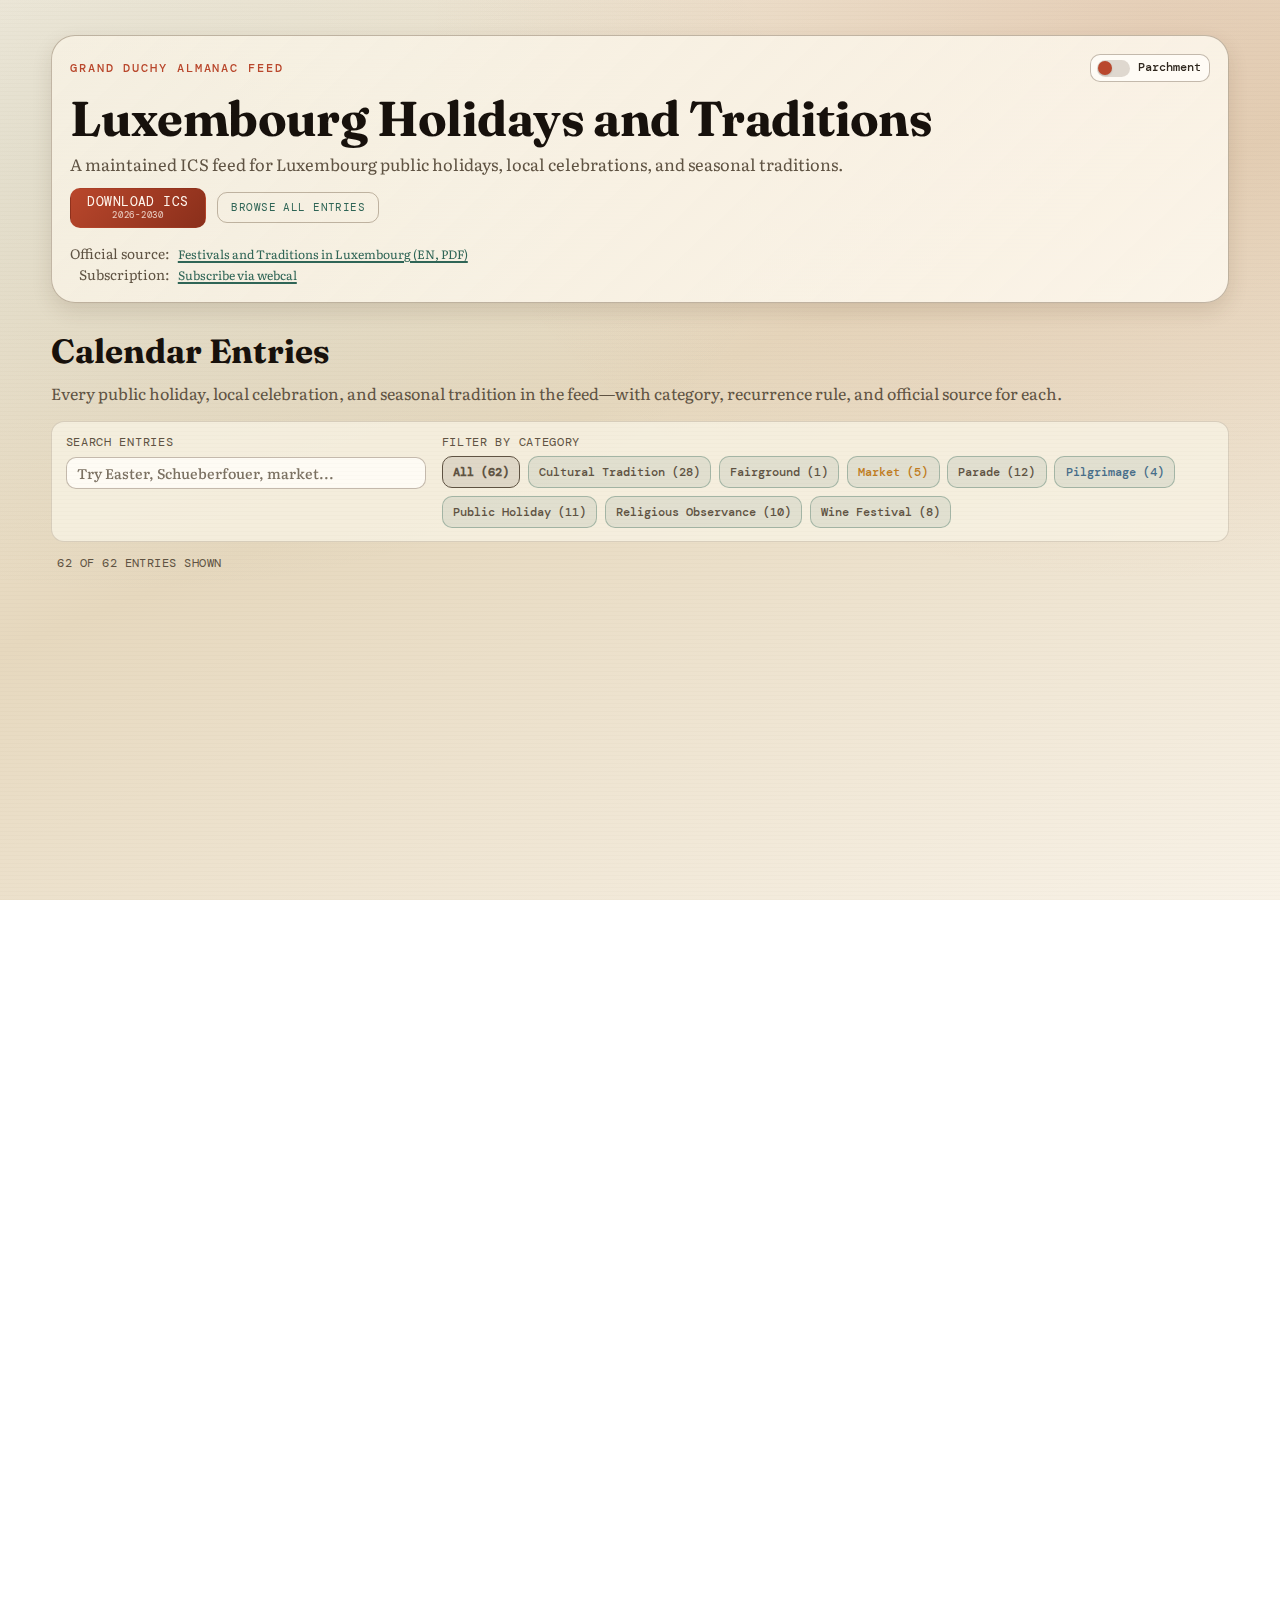
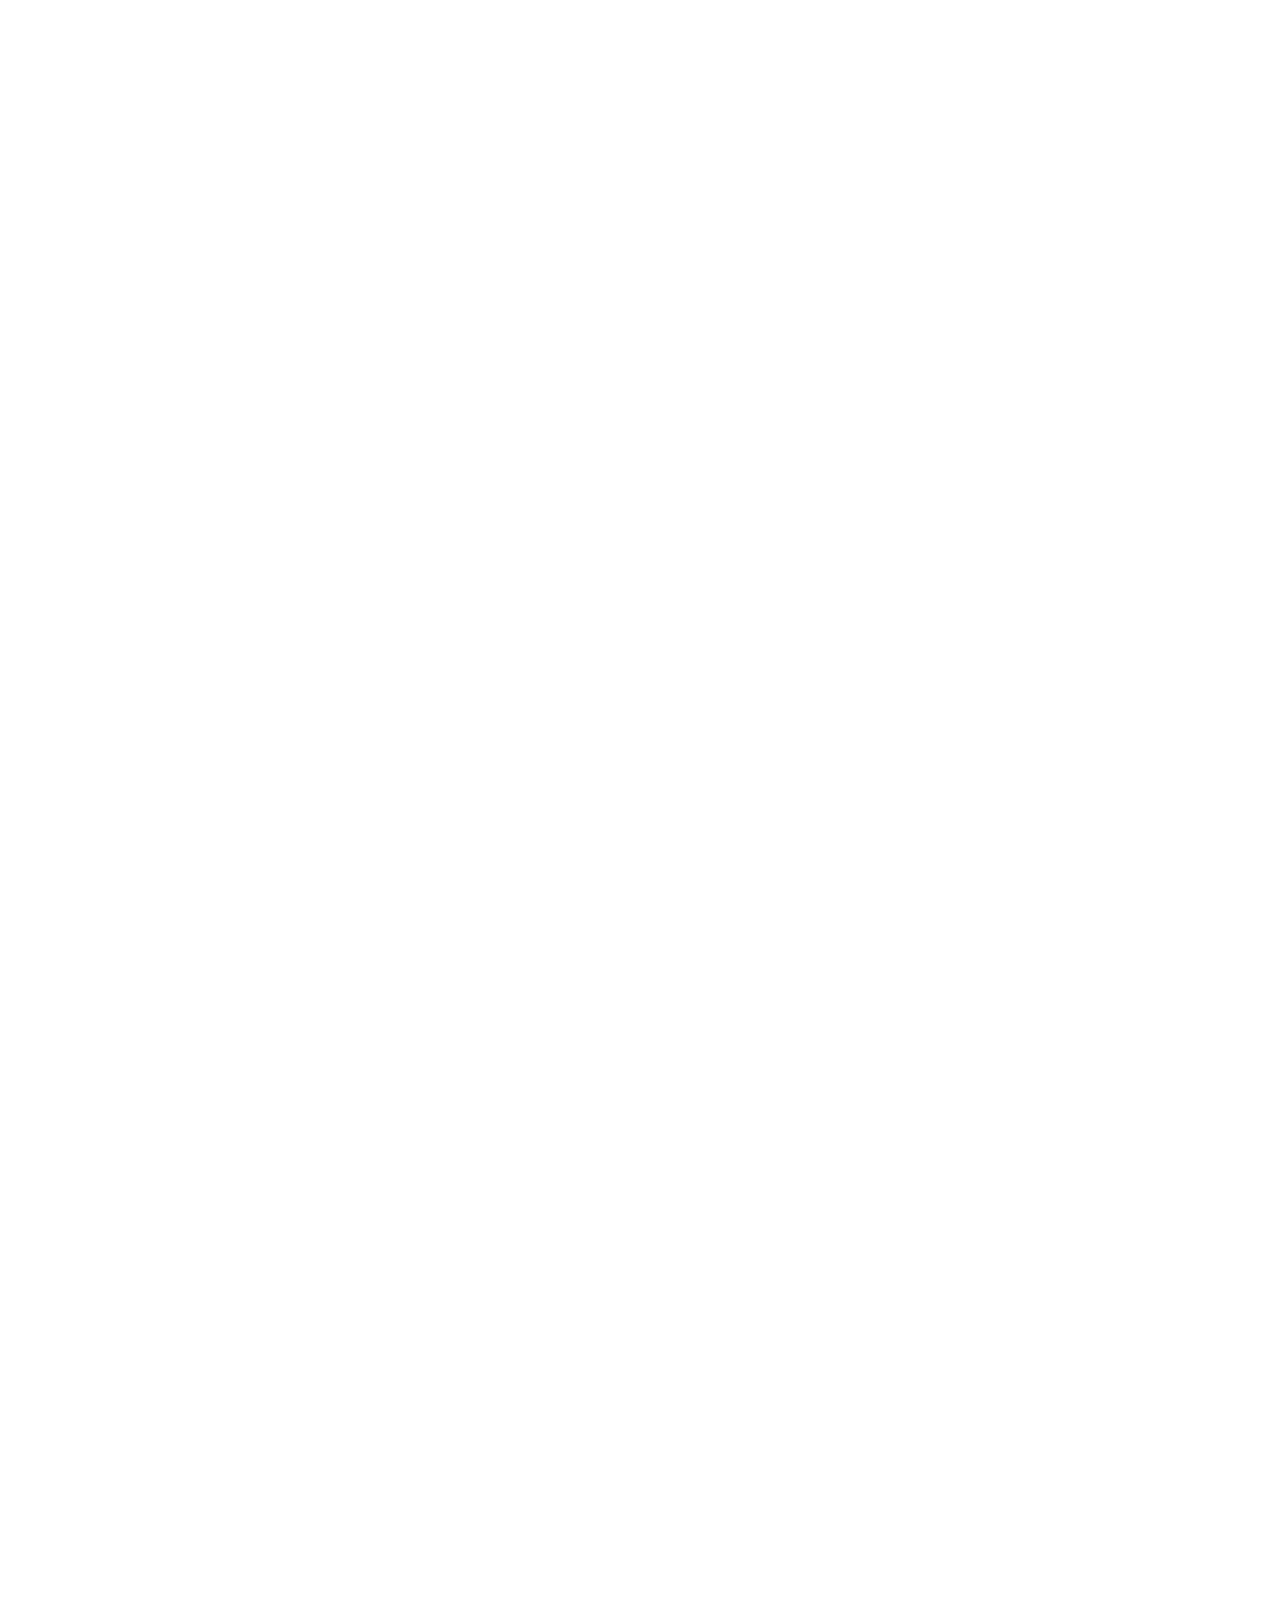
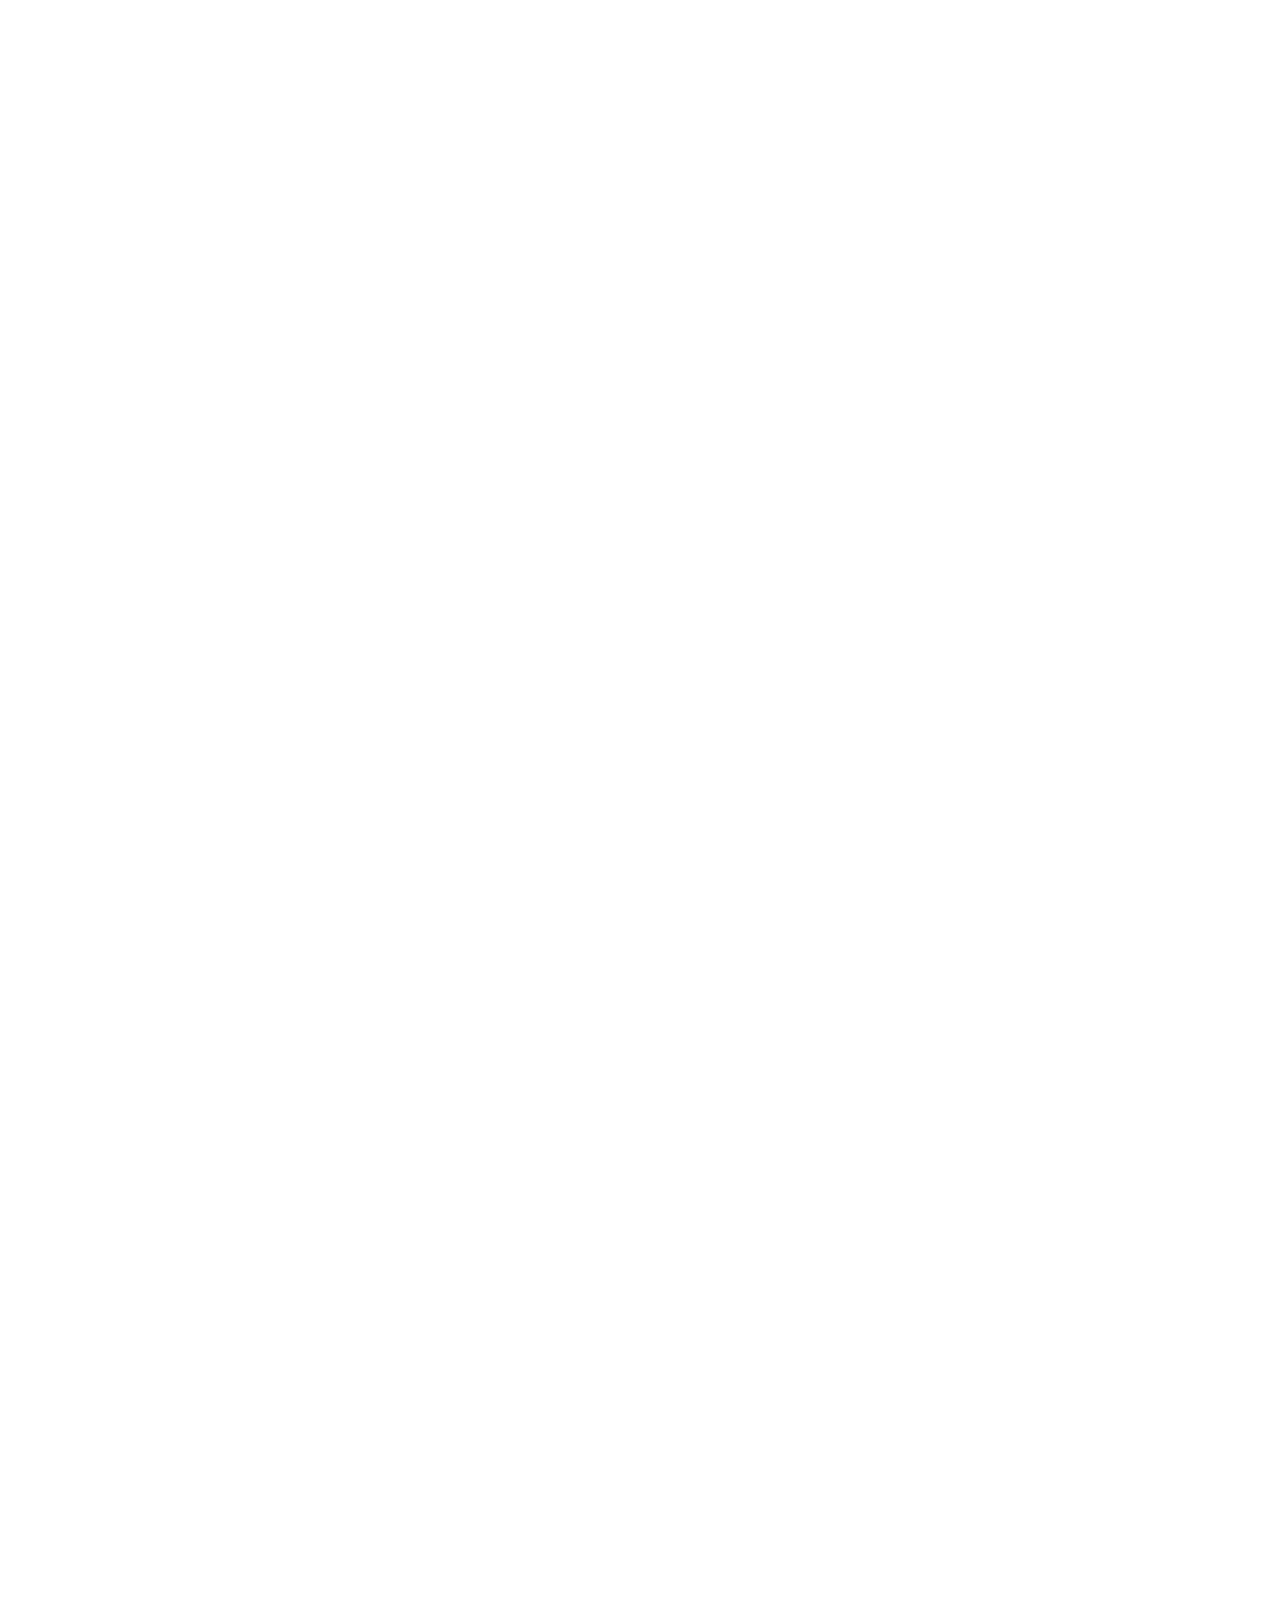
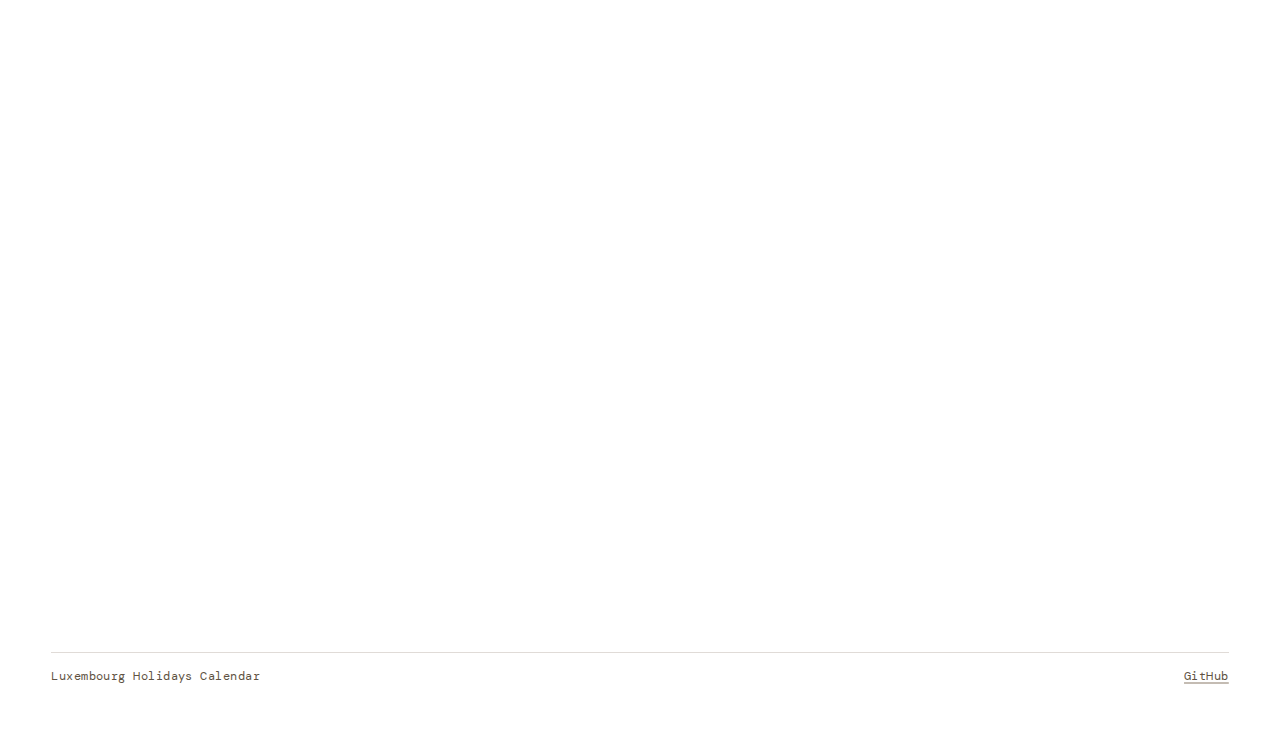
<file: docs/index.html>
<!doctype html>
<html lang="en" data-theme="dark">
<head>
  <meta charset="utf-8" />
  <meta name="viewport" content="width=device-width, initial-scale=1" />
  <meta name="description" content="A maintained ICS feed for Luxembourg public holidays, local celebrations, and seasonal traditions. Download or subscribe via webcal." />
  <title>Luxembourg Holidays Calendar</title>
  <link rel="icon" href="data:image/svg+xml,<svg xmlns='http://www.w3.org/2000/svg' viewBox='0 0 100 100'><text y='.9em' font-size='90'>🇱🇺</text></svg>" />
  <link rel="preconnect" href="https://fonts.googleapis.com" />
  <link rel="preconnect" href="https://fonts.gstatic.com" crossorigin />
  <link href="https://fonts.googleapis.com/css2?family=DM+Mono:wght@400;500&family=Fraunces:opsz,wght@9..144,600;9..144,700;9..144,800&family=Literata:ital,opsz,wght@0,7..72,400;0,7..72,500;0,7..72,600;1,7..72,400&display=swap" rel="stylesheet" />
  <link rel="stylesheet" href="assets/index.css" />
</head>
<body>
  <main class="layout">
    <section class="hero">
      <div class="hero-top">
        <p class="eyebrow">Grand Duchy Almanac Feed</p>
        <button
          class="theme-toggle"
          id="theme-toggle"
          type="button"
          role="switch"
          aria-label="Switch to parchment theme"
          aria-checked="true"
        >
          <span class="theme-toggle-track" aria-hidden="true">
            <span class="theme-toggle-thumb"></span>
          </span>
          <span class="theme-toggle-label">Ink</span>
        </button>
      </div>

      <div class="hero-grid">
        <div>
          <h1>Luxembourg Holidays and Traditions</h1>
          <p class="lead">
            A maintained ICS feed for Luxembourg public holidays, local celebrations, and seasonal traditions.
          </p>

          <div class="actions">
            <a class="button button-primary" href="luxembourg.ics">
              <span class="button-primary-main">Download ICS</span>
              <span class="button-primary-meta">2026-2030</span>
            </a>
            <a class="button button-secondary" href="#supported-entries">Browse all entries</a>
          </div>

          <dl class="tip-row">
            <dt>Official source</dt>
            <dd><a href="https://luxembourg.public.lu/dam-assets/publications/a-propos-des-fetes-et-traditions-au-luxembourg/a-propos-des-fetes-et-traditions-au-luxembourg-en.pdf" target="_blank" rel="noopener noreferrer">Festivals and Traditions in Luxembourg (EN, PDF)</a></dd>
            <dt>Subscription</dt>
            <dd><a id="webcal-link" href="luxembourg.ics">Generate webcal link</a></dd>
          </dl>
        </div>

      </div>
    </section>

    <section id="supported-entries" class="entries">
      <div class="section-header">
        <h2>Calendar Entries</h2>
        <p>
          Every public holiday, local celebration, and seasonal tradition in the feed—with
          category, recurrence rule, and official source for each.
        </p>
      </div>

      <div class="entries-toolbar">
        <label class="search-control" for="entry-search">
          <span>Search entries</span>
          <input
            id="entry-search"
            type="search"
            placeholder="Try Easter, Schueberfouer, market..."
            autocomplete="off"
          />
        </label>
        <div class="category-block">
          <p>Filter by category</p>
          <div id="category-filters" class="category-filters" role="toolbar" aria-label="Category filters"></div>
        </div>
      </div>

      <p class="results-count" id="results-count" aria-live="polite"></p>

      <div class="entries-grid" id="entries-grid">
<article class="entry-card" data-type="publicholiday" data-categories="PublicHoliday">
  <div class="entry-header">
    <h3><span class="entry-icon" aria-hidden="true">🏛️</span>Neijoerschdag / New Year</h3>
    
  </div>
  <p class="entry-description">Legal public holiday in Luxembourg. On Neijoerschdag (1 January), families exchange wishes and children often receive a small &#x27;neit Jäerchen&#x27; gift.</p>
  <div class="entry-footer">
    <dl class="entry-meta">
      <dt>Rule</dt><dd>Fixed date: 1 January</dd>
      <dt>Location</dt><dd><span class="entry-meta-na">-</span></dd>
      <dt>Tags</dt><dd>Public Holiday</dd>
      <dt>Source</dt><dd><a href="https://luxembourg.public.lu/fr/societe-et-culture/fetes-et-traditions/nouvel-an-luxembourg.html" target="_blank" rel="noopener noreferrer">Reference</a></dd>
    </dl>
  </div>
</article>
<article class="entry-card" data-type="culturaltradition" data-categories="CulturalTradition, ReligiousObservance">
  <div class="entry-header">
    <h3><span class="entry-icon" aria-hidden="true">👑</span>Dräikinneksdag / Epiphany</h3>
    
  </div>
  <p class="entry-description">On 6 January, families share &#x27;galette des rois&#x27;; finding the bean crowns the king or queen of the day.</p>
  <div class="entry-footer">
    <dl class="entry-meta">
      <dt>Rule</dt><dd>Fixed date: 6 January</dd>
      <dt>Location</dt><dd><span class="entry-meta-na">-</span></dd>
      <dt>Tags</dt><dd>Cultural Tradition, Religious Observance</dd>
      <dt>Source</dt><dd><a href="https://luxembourg.public.lu/fr/societe-et-culture/fetes-et-traditions/draikinneksdag.html" target="_blank" rel="noopener noreferrer">Reference</a></dd>
    </dl>
  </div>
</article>
<article class="entry-card" data-type="culturaltradition" data-categories="CulturalTradition, ReligiousObservance">
  <div class="entry-header">
    <h3><span class="entry-icon" aria-hidden="true">🕯️</span>Liichtmëssdag / Candlemas</h3>
    
  </div>
  <p class="entry-description">On 2 February, children go liichten with lanterns (Liichtebengelcher), singing from house to house for sweets or coins.</p>
  <div class="entry-footer">
    <dl class="entry-meta">
      <dt>Rule</dt><dd>Fixed date: 2 February</dd>
      <dt>Location</dt><dd><span class="entry-meta-na">-</span></dd>
      <dt>Tags</dt><dd>Cultural Tradition, Religious Observance</dd>
      <dt>Source</dt><dd><a href="https://luxembourg.public.lu/fr/societe-et-culture/fetes-et-traditions/liichtmessdag-chandeleur-tradition-luxembourg.html" target="_blank" rel="noopener noreferrer">Reference</a></dd>
    </dl>
  </div>
</article>
<article class="entry-card" data-type="religiousobservance" data-categories="ReligiousObservance">
  <div class="entry-header">
    <h3><span class="entry-icon" aria-hidden="true">🕯️</span>Saint Blaise</h3>
    
  </div>
  <p class="entry-description">3 February observance linked to church throat blessings and to the Liichtmëssdag period.</p>
  <div class="entry-footer">
    <dl class="entry-meta">
      <dt>Rule</dt><dd>Fixed date: 3 February</dd>
      <dt>Location</dt><dd><span class="entry-meta-na">-</span></dd>
      <dt>Tags</dt><dd>Religious Observance</dd>
      <dt>Source</dt><dd><a href="https://luxembourg.public.lu/fr/societe-et-culture/fetes-et-traditions/liichtmessdag-chandeleur-tradition-luxembourg.html" target="_blank" rel="noopener noreferrer">Reference</a></dd>
    </dl>
  </div>
</article>
<article class="entry-card" data-type="culturaltradition" data-categories="CulturalTradition">
  <div class="entry-header">
    <h3><span class="entry-icon" aria-hidden="true">🎭</span>Fetten Donneschdeg / Fat Thursday</h3>
    
  </div>
  <p class="entry-description">Carnival Thursday and traditional high point of Fuesend before the Lenten period.</p>
  <div class="entry-footer">
    <dl class="entry-meta">
      <dt>Rule</dt><dd>52 days before Easter</dd>
      <dt>Location</dt><dd><span class="entry-meta-na">-</span></dd>
      <dt>Tags</dt><dd>Cultural Tradition</dd>
      <dt>Source</dt><dd><a href="https://luxembourg.public.lu/fr/societe-et-culture/fetes-et-traditions/fuesent.html" target="_blank" rel="noopener noreferrer">Reference</a></dd>
    </dl>
  </div>
</article>
<article class="entry-card" data-type="culturaltradition" data-categories="CulturalTradition">
  <div class="entry-header">
    <h3><span class="entry-icon" aria-hidden="true">🎭</span>Fuessonndeg / Carnival Sunday</h3>
    
  </div>
  <p class="entry-description">Carnival Sunday (Fuessonndeg), traditionally marked by Fuesbaler before Shrove Monday parades.</p>
  <div class="entry-footer">
    <dl class="entry-meta">
      <dt>Rule</dt><dd>49 days before Easter</dd>
      <dt>Location</dt><dd><span class="entry-meta-na">-</span></dd>
      <dt>Tags</dt><dd>Cultural Tradition</dd>
      <dt>Source</dt><dd><a href="https://luxembourg.public.lu/fr/societe-et-culture/fetes-et-traditions/fuesent.html" target="_blank" rel="noopener noreferrer">Reference</a></dd>
    </dl>
  </div>
</article>
<article class="entry-card" data-type="parade" data-categories="Parade">
  <div class="entry-header">
    <h3><span class="entry-icon" aria-hidden="true">🎭</span>Cavalcade Diekirch / Carnival Parade</h3>
    
  </div>
  <p class="entry-description">One of Luxembourg&#x27;s largest carnival parades, traditionally held in Diekirch on the Sunday before Rose Monday.</p>
  <div class="entry-footer">
    <dl class="entry-meta">
      <dt>Rule</dt><dd>49 days before Easter</dd>
      <dt>Location</dt><dd><a href="https://www.google.com/maps/place/Diekirch/@49.8674,6.1597,14z" target="_blank" rel="noopener noreferrer">Diekirch</a></dd>
      <dt>Tags</dt><dd>Parade</dd>
      <dt>Source</dt><dd><a href="https://www.visitluxembourg.com/event/carnival-parade-diekirch" target="_blank" rel="noopener noreferrer">Reference</a></dd>
    </dl>
  </div>
</article>
<article class="entry-card" data-type="parade" data-categories="Parade, CulturalTradition">
  <div class="entry-header">
    <h3><span class="entry-icon" aria-hidden="true">🎉</span>Fuesméindeg / Shrove Monday</h3>
    
  </div>
  <p class="entry-description">Carnival parades (Kavalkaden) are held across Luxembourg on Fuesméindeg (Monday before Ash Wednesday), before the fasting period begins.</p>
  <div class="entry-footer">
    <dl class="entry-meta">
      <dt>Rule</dt><dd>48 days before Easter</dd>
      <dt>Location</dt><dd><span class="entry-meta-na">-</span></dd>
      <dt>Tags</dt><dd>Parade, Cultural Tradition</dd>
      <dt>Source</dt><dd><a href="https://luxembourg.public.lu/fr/societe-et-culture/fetes-et-traditions/fuesent.html" target="_blank" rel="noopener noreferrer">Reference</a></dd>
    </dl>
  </div>
</article>
<article class="entry-card" data-type="religiousobservance" data-categories="ReligiousObservance">
  <div class="entry-header">
    <h3><span class="entry-icon" aria-hidden="true">🔥</span>Äschermëttwoch / Ash Wednesday</h3>
    
  </div>
  <p class="entry-description">Marks the end of Carnival and the start of Lent in Luxembourg, with local customs and processions accompanying the transition into the Lenten period.</p>
  <div class="entry-footer">
    <dl class="entry-meta">
      <dt>Rule</dt><dd>46 days before Easter</dd>
      <dt>Location</dt><dd><span class="entry-meta-na">-</span></dd>
      <dt>Tags</dt><dd>Religious Observance</dd>
      <dt>Source</dt><dd><a href="https://luxembourg.public.lu/fr/societe-et-culture/fetes-et-traditions/fuesent.html" target="_blank" rel="noopener noreferrer">Reference</a></dd>
    </dl>
  </div>
</article>
<article class="entry-card" data-type="culturaltradition" data-categories="CulturalTradition">
  <div class="entry-header">
    <h3><span class="entry-icon" aria-hidden="true">🔥</span>De Stréimännchen / Burning of the Straw Man</h3>
    
  </div>
  <p class="entry-description">In Remich, De Stréimännchen (the straw man), or in leap years d&#x27;Stréifrächen (the straw woman), is ceremonially burned at the end of the core Carnival period.</p>
  <div class="entry-footer">
    <dl class="entry-meta">
      <dt>Rule</dt><dd>46 days before Easter</dd>
      <dt>Location</dt><dd>Remich</dd>
      <dt>Tags</dt><dd>Cultural Tradition</dd>
      <dt>Source</dt><dd><a href="https://petitweb.lu/agenda/mise-a-feu-du-streimannchen/" target="_blank" rel="noopener noreferrer">Reference</a></dd>
    </dl>
  </div>
</article>
<article class="entry-card" data-type="parade" data-categories="Parade, CulturalTradition">
  <div class="entry-header">
    <h3><span class="entry-icon" aria-hidden="true">🎭</span>Schëfflenger Kavalkad / Schifflange Carnival Parade</h3>
    
  </div>
  <p class="entry-description">The Schëfflenger Kavalkad is a local carnival parade in Schifflange, typically held on the first Sunday of Lent.</p>
  <div class="entry-footer">
    <dl class="entry-meta">
      <dt>Rule</dt><dd>42 days before Easter</dd>
      <dt>Location</dt><dd><a href="https://www.google.com/maps/place/Schifflange/@49.5060,6.0122,14z" target="_blank" rel="noopener noreferrer">Schifflange</a></dd>
      <dt>Tags</dt><dd>Parade, Cultural Tradition</dd>
      <dt>Source</dt><dd><a href="https://schifflange.lu/evenements/schefflenger-kavalkad-by-folklorama/" target="_blank" rel="noopener noreferrer">Reference</a></dd>
    </dl>
  </div>
</article>
<article class="entry-card" data-type="parade" data-categories="Parade, CulturalTradition">
  <div class="entry-header">
    <h3><span class="entry-icon" aria-hidden="true">🎭</span>Nuetskavalkad Koerich / Night Carnival Parade</h3>
    
  </div>
  <p class="entry-description">Koerich hosts a Nuetskavalkad, a night carnival parade held during the late Fuesent season, started in 2025.</p>
  <div class="entry-footer">
    <dl class="entry-meta">
      <dt>Rule</dt><dd>29 days before Easter</dd>
      <dt>Location</dt><dd><a href="https://www.google.com/maps/place/Koerich/@49.6706,5.9508,14z" target="_blank" rel="noopener noreferrer">Koerich</a></dd>
      <dt>Tags</dt><dd>Parade, Cultural Tradition</dd>
      <dt>Source</dt><dd><a href="https://petitweb.lu/agenda/kaercher-nuetskavalkad/" target="_blank" rel="noopener noreferrer">Reference</a></dd>
    </dl>
  </div>
</article>
<article class="entry-card" data-type="parade" data-categories="Parade, CulturalTradition">
  <div class="entry-header">
    <h3><span class="entry-icon" aria-hidden="true">🎭</span>Cliärrwer Naatskavalkad / Clervaux Night Parade</h3>
    
  </div>
  <p class="entry-description">Cliärrwer Naatskavalkad is Clervaux&#x27;s night carnival parade, part of the local Fuesent programme.</p>
  <div class="entry-footer">
    <dl class="entry-meta">
      <dt>Rule</dt><dd>Fixed date: 7 March</dd>
      <dt>Location</dt><dd><a href="https://www.google.com/maps/place/Clervaux/@50.0547,6.0314,14z" target="_blank" rel="noopener noreferrer">Clervaux</a></dd>
      <dt>Tags</dt><dd>Parade, Cultural Tradition</dd>
      <dt>Source</dt><dd><a href="https://petitweb.lu/agenda/cliarrwer-naatskavalkad/" target="_blank" rel="noopener noreferrer">Reference</a></dd>
    </dl>
  </div>
</article>
<article class="entry-card" data-type="culturaltradition" data-categories="CulturalTradition">
  <div class="entry-header">
    <h3><span class="entry-icon" aria-hidden="true">🔥</span>Buergsonndeg / Buergbrennen (Burn the Cross)</h3>
    
  </div>
  <p class="entry-description">First Sunday of Lent: symbolic bonfires and cross burnings to bid farewell to winter and welcome spring.</p>
  <div class="entry-footer">
    <dl class="entry-meta">
      <dt>Rule</dt><dd>42 days before Easter</dd>
      <dt>Location</dt><dd><span class="entry-meta-na">-</span></dd>
      <dt>Tags</dt><dd>Cultural Tradition</dd>
      <dt>Source</dt><dd><a href="https://luxembourg.public.lu/fr/societe-et-culture/fetes-et-traditions/buergbrennen-brandons-carnaval.html" target="_blank" rel="noopener noreferrer">Reference</a></dd>
    </dl>
  </div>
</article>
<article class="entry-card" data-type="parade" data-categories="Parade, CulturalTradition">
  <div class="entry-header">
    <h3><span class="entry-icon" aria-hidden="true">🎭</span>Nuetscavalcade / Night Carnival Parade</h3>
    
  </div>
  <p class="entry-description">Wasserbillig&#x27;s Nuetscavalcade is a mid-Lent night parade with music groups, decorated floats and carnival processions through the town.</p>
  <div class="entry-footer">
    <dl class="entry-meta">
      <dt>Rule</dt><dd>22 days before Easter</dd>
      <dt>Location</dt><dd><a href="https://www.google.com/maps/place/Wasserbillig/@49.7124,6.4966,14z" target="_blank" rel="noopener noreferrer">Wasserbillig</a></dd>
      <dt>Tags</dt><dd>Parade, Cultural Tradition</dd>
      <dt>Source</dt><dd><a href="https://www.visitluxembourg.com/event/night-carnival-parade" target="_blank" rel="noopener noreferrer">Reference</a></dd>
    </dl>
  </div>
</article>
<article class="entry-card" data-type="culturaltradition" data-categories="CulturalTradition">
  <div class="entry-header">
    <h3><span class="entry-icon" aria-hidden="true">🥨</span>Bretzelsonndeg / Pretzel Sunday</h3>
    
  </div>
  <p class="entry-description">Mid-Lent tradition (4th Sunday of Lent): pretzels are exchanged as a token of courtship.</p>
  <div class="entry-footer">
    <dl class="entry-meta">
      <dt>Rule</dt><dd>21 days before Easter</dd>
      <dt>Location</dt><dd><span class="entry-meta-na">-</span></dd>
      <dt>Tags</dt><dd>Cultural Tradition</dd>
      <dt>Source</dt><dd><a href="https://luxembourg.public.lu/fr/societe-et-culture/fetes-et-traditions/bretzelsonndeg.html" target="_blank" rel="noopener noreferrer">Reference</a></dd>
    </dl>
  </div>
</article>
<article class="entry-card" data-type="parade" data-categories="Parade">
  <div class="entry-header">
    <h3><span class="entry-icon" aria-hidden="true">🎭</span>Cavalcade Remich / Carnival Parade</h3>
    
  </div>
  <p class="entry-description">Remich&#x27;s carnival cavalcade is a major Moselle parade, commonly scheduled on the fourth Sunday of Lent.</p>
  <div class="entry-footer">
    <dl class="entry-meta">
      <dt>Rule</dt><dd>21 days before Easter</dd>
      <dt>Location</dt><dd><a href="https://www.google.com/maps/place/Remich/@49.5450,6.3669,14z" target="_blank" rel="noopener noreferrer">Remich</a></dd>
      <dt>Tags</dt><dd>Parade</dd>
      <dt>Source</dt><dd><a href="https://cavalcade-remich.lu/" target="_blank" rel="noopener noreferrer">Reference</a></dd>
    </dl>
  </div>
</article>
<article class="entry-card" data-type="parade" data-categories="Parade, CulturalTradition">
  <div class="entry-header">
    <h3><span class="entry-icon" aria-hidden="true">🎭</span>Cavalcade Pétange / Carnival Parade</h3>
    
  </div>
  <p class="entry-description">The Pétange carnival cavalcade is one of the country&#x27;s oldest and most popular carnival parades, usually held on the fourth Sunday of Lent.</p>
  <div class="entry-footer">
    <dl class="entry-meta">
      <dt>Rule</dt><dd>21 days before Easter</dd>
      <dt>Location</dt><dd><a href="https://www.google.com/maps/place/P%C3%A9tange/@49.5583,5.8811,14z" target="_blank" rel="noopener noreferrer">Pétange</a></dd>
      <dt>Tags</dt><dd>Parade, Cultural Tradition</dd>
      <dt>Source</dt><dd><a href="https://www.kagepe.lu/" target="_blank" rel="noopener noreferrer">Reference</a></dd>
    </dl>
  </div>
</article>
<article class="entry-card" data-type="culturaltradition" data-categories="CulturalTradition">
  <div class="entry-header">
    <h3><span class="entry-icon" aria-hidden="true">😄</span>An den Abrëll schécken! / April Fools&#x27; Day</h3>
    
  </div>
  <p class="entry-description">On 1 April, people play jokes and pranks, a widespread tradition in Luxembourg and across Europe.</p>
  <div class="entry-footer">
    <dl class="entry-meta">
      <dt>Rule</dt><dd>Fixed date: 1 April</dd>
      <dt>Location</dt><dd><span class="entry-meta-na">-</span></dd>
      <dt>Tags</dt><dd>Cultural Tradition</dd>
      <dt>Source</dt><dd><a href="https://en.wikipedia.org/wiki/April_Fools%27_Day" target="_blank" rel="noopener noreferrer">Reference</a></dd>
    </dl>
  </div>
</article>
<article class="entry-card" data-type="religiousobservance" data-categories="ReligiousObservance">
  <div class="entry-header">
    <h3><span class="entry-icon" aria-hidden="true">🎉</span>Gréngen Donneschdeg / Maundy Thursday</h3>
    
  </div>
  <p class="entry-description">Beginning of the Easter Triduum; children go klibberen (rattling) as church bells are traditionally said to be silent until Easter.</p>
  <div class="entry-footer">
    <dl class="entry-meta">
      <dt>Rule</dt><dd>3 days before Easter</dd>
      <dt>Location</dt><dd><span class="entry-meta-na">-</span></dd>
      <dt>Tags</dt><dd>Religious Observance</dd>
      <dt>Source</dt><dd><a href="https://luxembourg.public.lu/fr/societe-et-culture/fetes-et-traditions/paques.html" target="_blank" rel="noopener noreferrer">Reference</a></dd>
    </dl>
  </div>
</article>
<article class="entry-card" data-type="religiousobservance" data-categories="ReligiousObservance">
  <div class="entry-header">
    <h3><span class="entry-icon" aria-hidden="true">🎉</span>Karfreideg / Good Friday</h3>
    
  </div>
  <p class="entry-description">Christian day of remembrance before Easter, traditionally observed as a meatless day. Not a nationwide legal public holiday.</p>
  <div class="entry-footer">
    <dl class="entry-meta">
      <dt>Rule</dt><dd>2 days before Easter</dd>
      <dt>Location</dt><dd><span class="entry-meta-na">-</span></dd>
      <dt>Tags</dt><dd>Religious Observance</dd>
      <dt>Source</dt><dd><a href="https://luxembourg.public.lu/fr/societe-et-culture/fetes-et-traditions/paques.html" target="_blank" rel="noopener noreferrer">Reference</a></dd>
    </dl>
  </div>
</article>
<article class="entry-card" data-type="culturaltradition" data-categories="CulturalTradition">
  <div class="entry-header">
    <h3><span class="entry-icon" aria-hidden="true">🌹</span>Jaudes / Dog Rose Custom</h3>
    
  </div>
  <p class="entry-description">On Good Friday in Vianden, youths traditionally prepare and burn Jaudes bouquets made of wild rose thorns, paper flowers and ribbons.</p>
  <div class="entry-footer">
    <dl class="entry-meta">
      <dt>Rule</dt><dd>2 days before Easter</dd>
      <dt>Location</dt><dd><a href="https://www.google.com/maps/place/Vianden/@49.9319,6.2086,14z" target="_blank" rel="noopener noreferrer">Vianden</a></dd>
      <dt>Tags</dt><dd>Cultural Tradition</dd>
      <dt>Source</dt><dd><a href="https://luxembourg.public.lu/fr/societe-et-culture/fetes-et-traditions/paques.html" target="_blank" rel="noopener noreferrer">Reference</a></dd>
    </dl>
  </div>
</article>
<article class="entry-card" data-type="religiousobservance" data-categories="ReligiousObservance">
  <div class="entry-header">
    <h3><span class="entry-icon" aria-hidden="true">🥚</span>Ouschtersonndeg / Easter Sunday</h3>
    
  </div>
  <p class="entry-description">Easter Sunday traditions include egg colouring, egg hunts and egg tapping games (Técken).</p>
  <div class="entry-footer">
    <dl class="entry-meta">
      <dt>Rule</dt><dd>Easter Sunday</dd>
      <dt>Location</dt><dd><span class="entry-meta-na">-</span></dd>
      <dt>Tags</dt><dd>Religious Observance</dd>
      <dt>Source</dt><dd><a href="https://luxembourg.public.lu/fr/societe-et-culture/fetes-et-traditions/paques.html" target="_blank" rel="noopener noreferrer">Reference</a></dd>
    </dl>
  </div>
</article>
<article class="entry-card" data-type="publicholiday" data-categories="PublicHoliday">
  <div class="entry-header">
    <h3><span class="entry-icon" aria-hidden="true">🏛️</span>Ouschterméindeg / Easter Monday</h3>
    
  </div>
  <p class="entry-description">Legal public holiday in Luxembourg, observed the day after Easter Sunday.</p>
  <div class="entry-footer">
    <dl class="entry-meta">
      <dt>Rule</dt><dd>1 day after Easter</dd>
      <dt>Location</dt><dd><span class="entry-meta-na">-</span></dd>
      <dt>Tags</dt><dd>Public Holiday</dd>
      <dt>Source</dt><dd><a href="https://luxembourg.public.lu/fr/vivre/qualite-de-vie/jours-feries-legaux.html" target="_blank" rel="noopener noreferrer">Reference</a></dd>
    </dl>
  </div>
</article>
<article class="entry-card" data-type="market" data-categories="Market, CulturalTradition">
  <div class="entry-header">
    <h3><span class="entry-icon" aria-hidden="true">🐦</span>Éimaischen / Easter Monday Pottery Fair</h3>
    
  </div>
  <p class="entry-description">Traditional Easter Monday market in Luxembourg City and Nospelt, known for Péckvillercher clay bird whistles.</p>
  <div class="entry-footer">
    <dl class="entry-meta">
      <dt>Rule</dt><dd>1 day after Easter</dd>
      <dt>Location</dt><dd><a href="https://www.google.com/maps/place/Luxembourg+City/@49.6117,6.1319,14z" target="_blank" rel="noopener noreferrer">Luxembourg City</a></dd>
      <dt>Tags</dt><dd>Market, Cultural Tradition</dd>
      <dt>Source</dt><dd><a href="https://luxembourg.public.lu/fr/societe-et-culture/fetes-et-traditions/paques.html" target="_blank" rel="noopener noreferrer">Reference</a></dd>
    </dl>
  </div>
</article>
<article class="entry-card" data-type="winefestival" data-categories="WineFestival, Market">
  <div class="entry-header">
    <h3><span class="entry-icon" aria-hidden="true">🍷</span>Maacher Wäimoart / Grevenmacher Wine Market</h3>
    
  </div>
  <p class="entry-description">Traditional wine market in Grevenmacher on the Friday after Easter, where producers present the new Moselle vintage.</p>
  <div class="entry-footer">
    <dl class="entry-meta">
      <dt>Rule</dt><dd>5 days after Easter</dd>
      <dt>Location</dt><dd><a href="https://www.google.com/maps/place/Grevenmacher/@49.6811,6.4403,14z" target="_blank" rel="noopener noreferrer">Grevenmacher</a></dd>
      <dt>Tags</dt><dd>Wine Festival, Market</dd>
      <dt>Source</dt><dd><a href="https://www.visitluxembourg.com/event/waimoart" target="_blank" rel="noopener noreferrer">Reference</a></dd>
    </dl>
  </div>
</article>
<article class="entry-card" data-type="pilgrimage" data-categories="Pilgrimage, Market">
  <div class="entry-header">
    <h3><span class="entry-icon" aria-hidden="true">⛪</span>Oktav &amp; Oktavmäertchen / Octave Pilgrimage (starts)</h3>
    
  </div>
  <p class="entry-description">Start marker of the Oktav pilgrimage period (3rd Sunday after Easter), with the Oktavmäertchen market in Luxembourg City.</p>
  <div class="entry-footer">
    <dl class="entry-meta">
      <dt>Rule</dt><dd>14 days after Easter</dd>
      <dt>Location</dt><dd><a href="https://www.google.com/maps/place/Luxembourg+City/@49.6117,6.1319,14z" target="_blank" rel="noopener noreferrer">Luxembourg City</a></dd>
      <dt>Tags</dt><dd>Pilgrimage, Market</dd>
      <dt>Source</dt><dd><a href="https://luxembourg.public.lu/fr/societe-et-culture/fetes-et-traditions/oktav.html" target="_blank" rel="noopener noreferrer">Reference</a></dd>
    </dl>
  </div>
</article>
<article class="entry-card" data-type="pilgrimage" data-categories="Pilgrimage">
  <div class="entry-header">
    <h3><span class="entry-icon" aria-hidden="true">⛪</span>Oktav &amp; Oktavmäertchen / Octave Procession (ends)</h3>
    
  </div>
  <p class="entry-description">End marker of the Oktav pilgrimage period (5th Sunday after Easter) and final procession.</p>
  <div class="entry-footer">
    <dl class="entry-meta">
      <dt>Rule</dt><dd>28 days after Easter</dd>
      <dt>Location</dt><dd><a href="https://www.google.com/maps/place/Luxembourg+City/@49.6117,6.1319,14z" target="_blank" rel="noopener noreferrer">Luxembourg City</a></dd>
      <dt>Tags</dt><dd>Pilgrimage</dd>
      <dt>Source</dt><dd><a href="https://luxembourg.public.lu/fr/societe-et-culture/fetes-et-traditions/oktav.html" target="_blank" rel="noopener noreferrer">Reference</a></dd>
    </dl>
  </div>
</article>
<article class="entry-card" data-type="parade" data-categories="Parade, CulturalTradition">
  <div class="entry-header">
    <h3><span class="entry-icon" aria-hidden="true">🎭</span>Escher Fuesent / Esch Carnival Parade</h3>
    
  </div>
  <p class="entry-description">Escher Fuesent in Esch-sur-Alzette brings a lively carnival atmosphere with entertainment and parade celebrations in the city centre.</p>
  <div class="entry-footer">
    <dl class="entry-meta">
      <dt>Rule</dt><dd>Fixed date: 1 March</dd>
      <dt>Location</dt><dd><a href="https://www.google.com/maps/place/Esch-sur-Alzette/@49.4960,5.9852,14z" target="_blank" rel="noopener noreferrer">Esch-sur-Alzette</a></dd>
      <dt>Tags</dt><dd>Parade, Cultural Tradition</dd>
      <dt>Source</dt><dd><a href="https://www.visitluxembourg.com/event/escher-fuesent" target="_blank" rel="noopener noreferrer">Reference</a></dd>
    </dl>
  </div>
</article>
<article class="entry-card" data-type="parade" data-categories="Parade, CulturalTradition">
  <div class="entry-header">
    <h3><span class="entry-icon" aria-hidden="true">🎭</span>KannerKavalkad Kayl / Children&#x27;s Carnival Parade</h3>
    
  </div>
  <p class="entry-description">Kayl hosts the KannerKavalkad, a children&#x27;s carnival parade held during the Fuesent season.</p>
  <div class="entry-footer">
    <dl class="entry-meta">
      <dt>Rule</dt><dd>Fixed date: 2 March</dd>
      <dt>Location</dt><dd><a href="https://www.google.com/maps/place/Kayl/@49.4890,5.9320,14z" target="_blank" rel="noopener noreferrer">Kayl</a></dd>
      <dt>Tags</dt><dd>Parade, Cultural Tradition</dd>
      <dt>Source</dt><dd><a href="https://schungfabrik.lu/events/kannerkavalkad-2026/" target="_blank" rel="noopener noreferrer">Reference</a></dd>
    </dl>
  </div>
</article>
<article class="entry-card" data-type="publicholiday" data-categories="PublicHoliday">
  <div class="entry-header">
    <h3><span class="entry-icon" aria-hidden="true">🏛️</span>Dag vun der Aarbecht / Labour Day</h3>
    
  </div>
  <p class="entry-description">Legal public holiday on 1 May. The date also aligns with spring traditions such as Meekranz (May wreaths).</p>
  <div class="entry-footer">
    <dl class="entry-meta">
      <dt>Rule</dt><dd>Fixed date: 1 May</dd>
      <dt>Location</dt><dd><span class="entry-meta-na">-</span></dd>
      <dt>Tags</dt><dd>Public Holiday</dd>
      <dt>Source</dt><dd><a href="https://luxembourg.public.lu/fr/societe-et-culture/fetes-et-traditions/meekranz-fete-travail.html" target="_blank" rel="noopener noreferrer">Reference</a></dd>
    </dl>
  </div>
</article>
<article class="entry-card" data-type="publicholiday" data-categories="PublicHoliday">
  <div class="entry-header">
    <h3><span class="entry-icon" aria-hidden="true">🏛️</span>Christi Himmelfaart / Ascension Day</h3>
    
  </div>
  <p class="entry-description">Legal public holiday observed 39 days after Easter Sunday; in Luxembourg, it is also associated with the Fatima procession in Wiltz.</p>
  <div class="entry-footer">
    <dl class="entry-meta">
      <dt>Rule</dt><dd>39 days after Easter</dd>
      <dt>Location</dt><dd><span class="entry-meta-na">-</span></dd>
      <dt>Tags</dt><dd>Public Holiday</dd>
      <dt>Source</dt><dd><a href="https://luxembourg.public.lu/fr/vivre/qualite-de-vie/jours-feries-legaux.html" target="_blank" rel="noopener noreferrer">Reference</a></dd>
    </dl>
  </div>
</article>
<article class="entry-card" data-type="pilgrimage" data-categories="Pilgrimage">
  <div class="entry-header">
    <h3><span class="entry-icon" aria-hidden="true">⛪</span>Notre-Dame de Fatima / Fatima Pilgrimage</h3>
    
  </div>
  <p class="entry-description">On Ascension Thursday, thousands of pilgrims gather at the Fatima sanctuary above Wiltz for one of Luxembourg&#x27;s major pilgrimage traditions.</p>
  <div class="entry-footer">
    <dl class="entry-meta">
      <dt>Rule</dt><dd>39 days after Easter</dd>
      <dt>Location</dt><dd><a href="https://www.google.com/maps/place/Wiltz/@49.9667,5.9333,14z" target="_blank" rel="noopener noreferrer">Wiltz</a></dd>
      <dt>Tags</dt><dd>Pilgrimage</dd>
      <dt>Source</dt><dd><a href="https://luxembourg.public.lu/fr/societe-et-culture/fetes-et-traditions/notre-dame-de-fatima.html" target="_blank" rel="noopener noreferrer">Reference</a></dd>
    </dl>
  </div>
</article>
<article class="entry-card" data-type="publicholiday" data-categories="PublicHoliday">
  <div class="entry-header">
    <h3><span class="entry-icon" aria-hidden="true">🏛️</span>Europadag / Europe Day</h3>
    
  </div>
  <p class="entry-description">Legal public holiday in Luxembourg on 9 May.</p>
  <div class="entry-footer">
    <dl class="entry-meta">
      <dt>Rule</dt><dd>Fixed date: 9 May</dd>
      <dt>Location</dt><dd><span class="entry-meta-na">-</span></dd>
      <dt>Tags</dt><dd>Public Holiday</dd>
      <dt>Source</dt><dd><a href="https://luxembourg.public.lu/fr/vivre/qualite-de-vie/jours-feries-legaux.html" target="_blank" rel="noopener noreferrer">Reference</a></dd>
    </dl>
  </div>
</article>
<article class="entry-card" data-type="publicholiday" data-categories="PublicHoliday">
  <div class="entry-header">
    <h3><span class="entry-icon" aria-hidden="true">🏛️</span>Péngschtméindeg / Whit Monday</h3>
    
  </div>
  <p class="entry-description">Legal public holiday 50 days after Easter Sunday; in Wiltz, the Geenzefest parade traditionally culminates on Whit Monday.</p>
  <div class="entry-footer">
    <dl class="entry-meta">
      <dt>Rule</dt><dd>50 days after Easter</dd>
      <dt>Location</dt><dd><span class="entry-meta-na">-</span></dd>
      <dt>Tags</dt><dd>Public Holiday</dd>
      <dt>Source</dt><dd><a href="https://luxembourg.public.lu/fr/vivre/qualite-de-vie/jours-feries-legaux.html" target="_blank" rel="noopener noreferrer">Reference</a></dd>
    </dl>
  </div>
</article>
<article class="entry-card" data-type="culturaltradition" data-categories="CulturalTradition, Parade">
  <div class="entry-header">
    <h3><span class="entry-icon" aria-hidden="true">🌼</span>Geenzefest / Broom Festival</h3>
    
  </div>
  <p class="entry-description">On Whit Monday, Wiltz hosts the Geenzefest parade with flower-decorated floats, bands and the traditional Gorse Queen procession.</p>
  <div class="entry-footer">
    <dl class="entry-meta">
      <dt>Rule</dt><dd>50 days after Easter</dd>
      <dt>Location</dt><dd><a href="https://www.google.com/maps/place/Wiltz/@49.9667,5.9333,14z" target="_blank" rel="noopener noreferrer">Wiltz</a></dd>
      <dt>Tags</dt><dd>Cultural Tradition, Parade</dd>
      <dt>Source</dt><dd><a href="https://luxembourg.public.lu/fr/societe-et-culture/fetes-et-traditions/geenzefest.html" target="_blank" rel="noopener noreferrer">Reference</a></dd>
    </dl>
  </div>
</article>
<article class="entry-card" data-type="winefestival" data-categories="WineFestival">
  <div class="entry-header">
    <h3><span class="entry-icon" aria-hidden="true">🍇</span>Wine Taste Enjoy / Open Wine Cellars (starts)</h3>
    
  </div>
  <p class="entry-description">Start marker for the Pentecost weekend of open wine cellars along Luxembourg&#x27;s Moselle region.</p>
  <div class="entry-footer">
    <dl class="entry-meta">
      <dt>Rule</dt><dd>49 days after Easter</dd>
      <dt>Location</dt><dd><span class="entry-meta-na">-</span></dd>
      <dt>Tags</dt><dd>Wine Festival</dd>
      <dt>Source</dt><dd><a href="https://www.visitluxembourg.com/event/wine-taste-enjoy-the-pentecost-open-wine-cellars" target="_blank" rel="noopener noreferrer">Reference</a></dd>
    </dl>
  </div>
</article>
<article class="entry-card" data-type="winefestival" data-categories="WineFestival">
  <div class="entry-header">
    <h3><span class="entry-icon" aria-hidden="true">🍇</span>Wine Taste Enjoy / Open Wine Cellars (ends)</h3>
    
  </div>
  <p class="entry-description">End marker for the Pentecost weekend of open wine cellars along Luxembourg&#x27;s Moselle region.</p>
  <div class="entry-footer">
    <dl class="entry-meta">
      <dt>Rule</dt><dd>50 days after Easter</dd>
      <dt>Location</dt><dd><span class="entry-meta-na">-</span></dd>
      <dt>Tags</dt><dd>Wine Festival</dd>
      <dt>Source</dt><dd><a href="https://www.visitluxembourg.com/event/wine-taste-enjoy-the-pentecost-open-wine-cellars" target="_blank" rel="noopener noreferrer">Reference</a></dd>
    </dl>
  </div>
</article>
<article class="entry-card" data-type="parade" data-categories="Parade, Pilgrimage">
  <div class="entry-header">
    <h3><span class="entry-icon" aria-hidden="true">🎉</span>Sprangpressessioun / Hopping Procession</h3>
    
  </div>
  <p class="entry-description">On Whit Tuesday, pilgrims join the Sprangpressessioun in Echternach, a UNESCO-listed religious tradition.</p>
  <div class="entry-footer">
    <dl class="entry-meta">
      <dt>Rule</dt><dd>51 days after Easter</dd>
      <dt>Location</dt><dd><a href="https://www.google.com/maps/place/Echternach/@49.8119,6.4187,14z" target="_blank" rel="noopener noreferrer">Echternach</a></dd>
      <dt>Tags</dt><dd>Parade, Pilgrimage</dd>
      <dt>Source</dt><dd><a href="https://luxembourg.public.lu/fr/societe-et-culture/fetes-et-traditions/procession-dansante.html" target="_blank" rel="noopener noreferrer">Reference</a></dd>
    </dl>
  </div>
</article>
<article class="entry-card" data-type="publicholiday" data-categories="PublicHoliday">
  <div class="entry-header">
    <h3><span class="entry-icon" aria-hidden="true">🏛️</span>Nationalfeierdag / National Day</h3>
    
  </div>
  <p class="entry-description">Legal public holiday on 23 June, celebrated nationwide in honour of Luxembourg&#x27;s monarch and people.</p>
  <div class="entry-footer">
    <dl class="entry-meta">
      <dt>Rule</dt><dd>Fixed date: 23 June</dd>
      <dt>Location</dt><dd><span class="entry-meta-na">-</span></dd>
      <dt>Tags</dt><dd>Public Holiday</dd>
      <dt>Source</dt><dd><a href="https://luxembourg.public.lu/fr/societe-et-culture/fetes-et-traditions/fete-nationale.html" target="_blank" rel="noopener noreferrer">Reference</a></dd>
    </dl>
  </div>
</article>
<article class="entry-card" data-type="culturaltradition" data-categories="CulturalTradition">
  <div class="entry-header">
    <h3><span class="entry-icon" aria-hidden="true">🎆</span>National Day Eve Celebrations</h3>
    
  </div>
  <p class="entry-description">On 22 June, towns host National Day eve festivities with concerts, torchlight processions and fireworks.</p>
  <div class="entry-footer">
    <dl class="entry-meta">
      <dt>Rule</dt><dd>Fixed date: 22 June</dd>
      <dt>Location</dt><dd><span class="entry-meta-na">-</span></dd>
      <dt>Tags</dt><dd>Cultural Tradition</dd>
      <dt>Source</dt><dd><a href="https://luxembourg.public.lu/fr/societe-et-culture/fetes-et-traditions/fete-nationale.html" target="_blank" rel="noopener noreferrer">Reference</a></dd>
    </dl>
  </div>
</article>
<article class="entry-card" data-type="culturaltradition" data-categories="CulturalTradition">
  <div class="entry-header">
    <h3><span class="entry-icon" aria-hidden="true">🎪</span>Al Dikkrich (starts)</h3>
    
  </div>
  <p class="entry-description">Start marker of Diekirch&#x27;s multi-day summer folk festival, traditionally beginning on the second Friday of July.</p>
  <div class="entry-footer">
    <dl class="entry-meta">
      <dt>Rule</dt><dd>2nd Friday of July</dd>
      <dt>Location</dt><dd><a href="https://www.google.com/maps/place/Diekirch/@49.8674,6.1597,14z" target="_blank" rel="noopener noreferrer">Diekirch</a></dd>
      <dt>Tags</dt><dd>Cultural Tradition</dd>
      <dt>Source</dt><dd><a href="https://www.visitluxembourg.com/event/al-dikkrich" target="_blank" rel="noopener noreferrer">Reference</a></dd>
    </dl>
  </div>
</article>
<article class="entry-card" data-type="winefestival" data-categories="WineFestival">
  <div class="entry-header">
    <h3><span class="entry-icon" aria-hidden="true">🍇</span>Éiner Wënzerdag (starts)</h3>
    
  </div>
  <p class="entry-description">Start marker for Ehnen&#x27;s winegrowers&#x27; festival, traditionally held on the third weekend of July.</p>
  <div class="entry-footer">
    <dl class="entry-meta">
      <dt>Rule</dt><dd>3rd Friday of July</dd>
      <dt>Location</dt><dd><a href="https://www.google.com/maps/place/Ehnen/@49.6167,6.3833,14z" target="_blank" rel="noopener noreferrer">Ehnen</a></dd>
      <dt>Tags</dt><dd>Wine Festival</dd>
      <dt>Source</dt><dd><a href="https://luxembourg.public.lu/fr/societe-et-culture/fetes-et-traditions/fetes-du-vin-et-des-raisins.html" target="_blank" rel="noopener noreferrer">Reference</a></dd>
    </dl>
  </div>
</article>
<article class="entry-card" data-type="winefestival" data-categories="WineFestival">
  <div class="entry-header">
    <h3><span class="entry-icon" aria-hidden="true">🍷</span>Picadilly Wine Festival (starts)</h3>
    
  </div>
  <p class="entry-description">Start marker for Stadtbredimus&#x27; Picadilly festival, a major Moselle wine event held on the second weekend of August.</p>
  <div class="entry-footer">
    <dl class="entry-meta">
      <dt>Rule</dt><dd>2nd Friday of August</dd>
      <dt>Location</dt><dd><a href="https://www.google.com/maps/place/Stadtbredimus/@49.5833,6.3833,14z" target="_blank" rel="noopener noreferrer">Stadtbredimus</a></dd>
      <dt>Tags</dt><dd>Wine Festival</dd>
      <dt>Source</dt><dd><a href="https://luxembourg.public.lu/fr/societe-et-culture/fetes-et-traditions/fetes-du-vin-et-des-raisins.html" target="_blank" rel="noopener noreferrer">Reference</a></dd>
    </dl>
  </div>
</article>
<article class="entry-card" data-type="publicholiday" data-categories="PublicHoliday">
  <div class="entry-header">
    <h3><span class="entry-icon" aria-hidden="true">🏛️</span>Léiffrawëschdag / Assumption Day</h3>
    
  </div>
  <p class="entry-description">Legal public holiday on 15 August, traditionally linked to the blessing of herb bundles (Krautwësch).</p>
  <div class="entry-footer">
    <dl class="entry-meta">
      <dt>Rule</dt><dd>Fixed date: 15 August</dd>
      <dt>Location</dt><dd><span class="entry-meta-na">-</span></dd>
      <dt>Tags</dt><dd>Public Holiday</dd>
      <dt>Source</dt><dd><a href="https://luxembourg.public.lu/fr/societe-et-culture/fetes-et-traditions/leiffraweschdag.html" target="_blank" rel="noopener noreferrer">Reference</a></dd>
    </dl>
  </div>
</article>
<article class="entry-card" data-type="fairground" data-categories="Fairground">
  <div class="entry-header">
    <h3><span class="entry-icon" aria-hidden="true">🎡</span>Schueberfouer / Schueber Funfair (opening)</h3>
    
  </div>
  <p class="entry-description">Opening day of Luxembourg City&#x27;s major fairground festival, historically linked to the Saint Bartholomew market tradition.</p>
  <div class="entry-footer">
    <dl class="entry-meta">
      <dt>Rule</dt><dd>Last Friday of August</dd>
      <dt>Location</dt><dd><a href="https://www.google.com/maps/place/Luxembourg+City/@49.6117,6.1319,14z" target="_blank" rel="noopener noreferrer">Luxembourg City</a></dd>
      <dt>Tags</dt><dd>Fairground</dd>
      <dt>Source</dt><dd><a href="https://luxembourg.public.lu/fr/societe-et-culture/fetes-et-traditions/schueberfouer.html" target="_blank" rel="noopener noreferrer">Reference</a></dd>
    </dl>
  </div>
</article>
<article class="entry-card" data-type="culturaltradition" data-categories="CulturalTradition">
  <div class="entry-header">
    <h3><span class="entry-icon" aria-hidden="true">🎠</span>Kiermesméindeg / Kermesse Monday</h3>
    
  </div>
  <p class="entry-description">Local customary day in Luxembourg City. This calendar uses a practical rule: first Monday of September.</p>
  <div class="entry-footer">
    <dl class="entry-meta">
      <dt>Rule</dt><dd>1st Monday of September</dd>
      <dt>Location</dt><dd><a href="https://www.google.com/maps/place/Luxembourg+City/@49.6117,6.1319,14z" target="_blank" rel="noopener noreferrer">Luxembourg City</a></dd>
      <dt>Tags</dt><dd>Cultural Tradition</dd>
      <dt>Source</dt><dd><a href="https://luxembourg.public.lu/fr/societe-et-culture/fetes-et-traditions/kermesse-haemmelsmarsch.html" target="_blank" rel="noopener noreferrer">Reference</a></dd>
    </dl>
  </div>
</article>
<article class="entry-card" data-type="winefestival" data-categories="WineFestival">
  <div class="entry-header">
    <h3><span class="entry-icon" aria-hidden="true">🍇</span>Drauwen- a Wäifest Gréiwemaacher (starts)</h3>
    
  </div>
  <p class="entry-description">Start marker for Grevenmacher&#x27;s grape and wine festival, traditionally held on the second weekend of September with the crowning of the Wine Queen.</p>
  <div class="entry-footer">
    <dl class="entry-meta">
      <dt>Rule</dt><dd>2nd Friday of September</dd>
      <dt>Location</dt><dd><a href="https://www.google.com/maps/place/Grevenmacher/@49.6811,6.4403,14z" target="_blank" rel="noopener noreferrer">Grevenmacher</a></dd>
      <dt>Tags</dt><dd>Wine Festival</dd>
      <dt>Source</dt><dd><a href="https://luxembourg.public.lu/fr/societe-et-culture/fetes-et-traditions/fetes-du-vin-et-des-raisins.html" target="_blank" rel="noopener noreferrer">Reference</a></dd>
    </dl>
  </div>
</article>
<article class="entry-card" data-type="winefestival" data-categories="WineFestival">
  <div class="entry-header">
    <h3><span class="entry-icon" aria-hidden="true">🍾</span>Riesling Open (starts)</h3>
    
  </div>
  <p class="entry-description">Start marker for the Riesling Open festival in Wormeldange, traditionally held on the third weekend of September.</p>
  <div class="entry-footer">
    <dl class="entry-meta">
      <dt>Rule</dt><dd>3rd Friday of September</dd>
      <dt>Location</dt><dd><a href="https://www.google.com/maps/place/Wormeldange/@49.6097,6.3667,14z" target="_blank" rel="noopener noreferrer">Wormeldange</a></dd>
      <dt>Tags</dt><dd>Wine Festival</dd>
      <dt>Source</dt><dd><a href="https://luxembourg.public.lu/fr/societe-et-culture/fetes-et-traditions/fetes-du-vin-et-des-raisins.html" target="_blank" rel="noopener noreferrer">Reference</a></dd>
    </dl>
  </div>
</article>
<article class="entry-card" data-type="market" data-categories="Market, CulturalTradition">
  <div class="entry-header">
    <h3><span class="entry-icon" aria-hidden="true">🧌</span>Kropemannsfest</h3>
    
  </div>
  <p class="entry-description">Traditional folk festival in Redange-sur-Attert, held on the last Sunday of September with family activities and market stalls.</p>
  <div class="entry-footer">
    <dl class="entry-meta">
      <dt>Rule</dt><dd>Last Sunday of September</dd>
      <dt>Location</dt><dd><a href="https://www.google.com/maps/place/Redange-sur-Attert/@49.7647,5.8897,14z" target="_blank" rel="noopener noreferrer">Redange-sur-Attert</a></dd>
      <dt>Tags</dt><dd>Market, Cultural Tradition</dd>
      <dt>Source</dt><dd><a href="https://www.visitluxembourg.com/event/kropemannsfest" target="_blank" rel="noopener noreferrer">Reference</a></dd>
    </dl>
  </div>
</article>
<article class="entry-card" data-type="market" data-categories="Market, CulturalTradition">
  <div class="entry-header">
    <h3><span class="entry-icon" aria-hidden="true">🌰</span>Veiner Nëssmoort / Vianden Nut Market</h3>
    
  </div>
  <p class="entry-description">Large annual nut market in Vianden, traditionally held on the second Sunday of October.</p>
  <div class="entry-footer">
    <dl class="entry-meta">
      <dt>Rule</dt><dd>2nd Sunday of October</dd>
      <dt>Location</dt><dd><a href="https://www.google.com/maps/place/Vianden/@49.9319,6.2086,14z" target="_blank" rel="noopener noreferrer">Vianden</a></dd>
      <dt>Tags</dt><dd>Market, Cultural Tradition</dd>
      <dt>Source</dt><dd><a href="https://www.visitluxembourg.com/event/veiner-nessmoort" target="_blank" rel="noopener noreferrer">Reference</a></dd>
    </dl>
  </div>
</article>
<article class="entry-card" data-type="winefestival" data-categories="WineFestival">
  <div class="entry-header">
    <h3><span class="entry-icon" aria-hidden="true">🐓</span>Hunnefeier</h3>
    
  </div>
  <p class="entry-description">Harvest-end wine festival in Schengen, traditionally held on the third Sunday of October and linked to the Schengener Hinnchen tradition.</p>
  <div class="entry-footer">
    <dl class="entry-meta">
      <dt>Rule</dt><dd>3rd Sunday of October</dd>
      <dt>Location</dt><dd><a href="https://www.google.com/maps/place/Schengen/@49.4758,6.3594,14z" target="_blank" rel="noopener noreferrer">Schengen</a></dd>
      <dt>Tags</dt><dd>Wine Festival</dd>
      <dt>Source</dt><dd><a href="https://luxembourg.public.lu/fr/societe-et-culture/fetes-et-traditions/fetes-du-vin-et-des-raisins.html" target="_blank" rel="noopener noreferrer">Reference</a></dd>
    </dl>
  </div>
</article>
<article class="entry-card" data-type="publicholiday" data-categories="PublicHoliday">
  <div class="entry-header">
    <h3><span class="entry-icon" aria-hidden="true">🏛️</span>Allerhellgen / All Saints&#x27; Day</h3>
    
  </div>
  <p class="entry-description">Legal public holiday on 1 November; graves are traditionally decorated and blessed, and d&#x27;Trauliicht customs are associated with this period.</p>
  <div class="entry-footer">
    <dl class="entry-meta">
      <dt>Rule</dt><dd>Fixed date: 1 November</dd>
      <dt>Location</dt><dd><span class="entry-meta-na">-</span></dd>
      <dt>Tags</dt><dd>Public Holiday</dd>
      <dt>Source</dt><dd><a href="https://luxembourg.public.lu/fr/societe-et-culture/fetes-et-traditions/allerhellegen-et-trauliicht.html" target="_blank" rel="noopener noreferrer">Reference</a></dd>
    </dl>
  </div>
</article>
<article class="entry-card" data-type="culturaltradition" data-categories="CulturalTradition">
  <div class="entry-header">
    <h3><span class="entry-icon" aria-hidden="true">🎃</span>d&#x27;Trauliicht brennen / Trauliicht Burning</h3>
    
  </div>
  <p class="entry-description">Traditional All Saints period custom, especially in northern Luxembourg, where carved beet lanterns (Trauliichter) are lit to ward off evil spirits.</p>
  <div class="entry-footer">
    <dl class="entry-meta">
      <dt>Rule</dt><dd>Fixed date: 1 November</dd>
      <dt>Location</dt><dd><span class="entry-meta-na">-</span></dd>
      <dt>Tags</dt><dd>Cultural Tradition</dd>
      <dt>Source</dt><dd><a href="https://luxembourg.public.lu/fr/societe-et-culture/fetes-et-traditions/allerhellegen-et-trauliicht.html" target="_blank" rel="noopener noreferrer">Reference</a></dd>
    </dl>
  </div>
</article>
<article class="entry-card" data-type="religiousobservance" data-categories="ReligiousObservance">
  <div class="entry-header">
    <h3><span class="entry-icon" aria-hidden="true">🕯️</span>Allerséilen / All Souls&#x27; Day</h3>
    
  </div>
  <p class="entry-description">Commemoration day on 2 November for the deceased; not a nationwide legal public holiday.</p>
  <div class="entry-footer">
    <dl class="entry-meta">
      <dt>Rule</dt><dd>Fixed date: 2 November</dd>
      <dt>Location</dt><dd><span class="entry-meta-na">-</span></dd>
      <dt>Tags</dt><dd>Religious Observance</dd>
      <dt>Source</dt><dd><a href="https://luxembourg.public.lu/fr/societe-et-culture/fetes-et-traditions/allerhellegen-et-trauliicht.html" target="_blank" rel="noopener noreferrer">Reference</a></dd>
    </dl>
  </div>
</article>
<article class="entry-card" data-type="religiousobservance" data-categories="ReligiousObservance">
  <div class="entry-header">
    <h3><span class="entry-icon" aria-hidden="true">🦌</span>Haupeschdag / Saint Hubertus&#x27; Day</h3>
    
  </div>
  <p class="entry-description">3 November observance of Saint Hubertus, patron saint of hunters, with church and local traditions.</p>
  <div class="entry-footer">
    <dl class="entry-meta">
      <dt>Rule</dt><dd>Fixed date: 3 November</dd>
      <dt>Location</dt><dd><span class="entry-meta-na">-</span></dd>
      <dt>Tags</dt><dd>Religious Observance</dd>
      <dt>Source</dt><dd><a href="https://luxembourg.public.lu/fr/societe-et-culture/fetes-et-traditions/patrimoine-culturel-mondial-haupeschbleiser-unesco.html" target="_blank" rel="noopener noreferrer">Reference</a></dd>
    </dl>
  </div>
</article>
<article class="entry-card" data-type="religiousobservance" data-categories="ReligiousObservance">
  <div class="entry-header">
    <h3><span class="entry-icon" aria-hidden="true">⛏️</span>Bärbelendag / Saint Barbara&#x27;s Day</h3>
    
  </div>
  <p class="entry-description">On 4 December, mining communities commemorate Saint Barbara, patron saint of miners and firefighters.</p>
  <div class="entry-footer">
    <dl class="entry-meta">
      <dt>Rule</dt><dd>Fixed date: 4 December</dd>
      <dt>Location</dt><dd><span class="entry-meta-na">-</span></dd>
      <dt>Tags</dt><dd>Religious Observance</dd>
      <dt>Source</dt><dd><a href="https://luxembourg.public.lu/fr/societe-et-culture/fetes-et-traditions/patrimoine-culturel-immateriel-luxembourg.html" target="_blank" rel="noopener noreferrer">Reference</a></dd>
    </dl>
  </div>
</article>
<article class="entry-card" data-type="culturaltradition" data-categories="CulturalTradition">
  <div class="entry-header">
    <h3><span class="entry-icon" aria-hidden="true">🎅</span>Neklosdag / Saint Nicholas&#x27; Day (Kleeschen)</h3>
    
  </div>
  <p class="entry-description">On 6 December, children traditionally receive gifts from Kleeschen, with Housecker (Ruprecht) as his companion.</p>
  <div class="entry-footer">
    <dl class="entry-meta">
      <dt>Rule</dt><dd>Fixed date: 6 December</dd>
      <dt>Location</dt><dd><span class="entry-meta-na">-</span></dd>
      <dt>Tags</dt><dd>Cultural Tradition</dd>
      <dt>Source</dt><dd><a href="https://luxembourg.public.lu/fr/societe-et-culture/fetes-et-traditions/kleeschen.html" target="_blank" rel="noopener noreferrer">Reference</a></dd>
    </dl>
  </div>
</article>
<article class="entry-card" data-type="culturaltradition" data-categories="CulturalTradition">
  <div class="entry-header">
    <h3><span class="entry-icon" aria-hidden="true">🎄</span>Hellegowend / Christmas Eve</h3>
    
  </div>
  <p class="entry-description">Christmas Eve on 24 December, marked by family gatherings, gift-giving and church traditions.</p>
  <div class="entry-footer">
    <dl class="entry-meta">
      <dt>Rule</dt><dd>Fixed date: 24 December</dd>
      <dt>Location</dt><dd><span class="entry-meta-na">-</span></dd>
      <dt>Tags</dt><dd>Cultural Tradition</dd>
      <dt>Source</dt><dd><a href="https://luxembourg.public.lu/fr/societe-et-culture/fetes-et-traditions/noel.html" target="_blank" rel="noopener noreferrer">Reference</a></dd>
    </dl>
  </div>
</article>
<article class="entry-card" data-type="publicholiday" data-categories="PublicHoliday">
  <div class="entry-header">
    <h3><span class="entry-icon" aria-hidden="true">🏛️</span>Chrëschtdag / Christmas Day</h3>
    
  </div>
  <p class="entry-description">Legal public holiday on 25 December.</p>
  <div class="entry-footer">
    <dl class="entry-meta">
      <dt>Rule</dt><dd>Fixed date: 25 December</dd>
      <dt>Location</dt><dd><span class="entry-meta-na">-</span></dd>
      <dt>Tags</dt><dd>Public Holiday</dd>
      <dt>Source</dt><dd><a href="https://luxembourg.public.lu/fr/societe-et-culture/fetes-et-traditions/noel.html" target="_blank" rel="noopener noreferrer">Reference</a></dd>
    </dl>
  </div>
</article>
<article class="entry-card" data-type="publicholiday" data-categories="PublicHoliday">
  <div class="entry-header">
    <h3><span class="entry-icon" aria-hidden="true">🏛️</span>Stiefesdag / St Stephen&#x27;s Day</h3>
    
  </div>
  <p class="entry-description">Legal public holiday on 26 December (Boxing Day).</p>
  <div class="entry-footer">
    <dl class="entry-meta">
      <dt>Rule</dt><dd>Fixed date: 26 December</dd>
      <dt>Location</dt><dd><span class="entry-meta-na">-</span></dd>
      <dt>Tags</dt><dd>Public Holiday</dd>
      <dt>Source</dt><dd><a href="https://luxembourg.public.lu/fr/vivre/qualite-de-vie/jours-feries-legaux.html" target="_blank" rel="noopener noreferrer">Reference</a></dd>
    </dl>
  </div>
</article>
<article class="entry-card" data-type="culturaltradition" data-categories="CulturalTradition">
  <div class="entry-header">
    <h3><span class="entry-icon" aria-hidden="true">🎆</span>Silvester / New Year&#x27;s Eve</h3>
    
  </div>
  <p class="entry-description">31 December festivities leading into the new year, traditionally marked by gatherings and celebrations.</p>
  <div class="entry-footer">
    <dl class="entry-meta">
      <dt>Rule</dt><dd>Fixed date: 31 December</dd>
      <dt>Location</dt><dd><span class="entry-meta-na">-</span></dd>
      <dt>Tags</dt><dd>Cultural Tradition</dd>
      <dt>Source</dt><dd><a href="https://luxembourg.public.lu/fr/societe-et-culture/fetes-et-traditions/nouvel-an-luxembourg.html" target="_blank" rel="noopener noreferrer">Reference</a></dd>
    </dl>
  </div>
</article>
      </div>
    </section>

    <footer>
      <span>Luxembourg Holidays Calendar</span>
      <a href="https://github.com/lalvarezt/lux-calendar" target="_blank" rel="noopener noreferrer">GitHub</a>
    </footer>
  </main>

  <script src="assets/index.js"></script>
</body>
</html>
</file>
<file: docs/assets/index.css>
:root {
  color-scheme: light;
  --bg-main: #f4ecdd;
  --bg-side: #e6d8be;
  --bg-accent: #f8f2e7;
  --ink: #2f271e;
  --ink-strong: #17110c;
  --muted: #5f5343;
  --line: rgba(83, 58, 33, 0.34);
  --line-soft: rgba(83, 58, 33, 0.18);
  --surface: rgba(248, 242, 228, 0.80);
  --surface-strong: rgba(252, 246, 235, 0.93);
  --accent: #b9472c;
  --accent-strong: #8a2f1b;
  --emerald: #2f6556;
  --chip-bg: rgba(47, 101, 86, 0.1);
  --chip-border: rgba(47, 101, 86, 0.34);
  --status-bg: rgba(185, 71, 44, 0.12);
  --status-border: rgba(185, 71, 44, 0.38);
  --status-ink: #7c2c14;
  --field-bg: rgba(255, 252, 246, 0.9);
  --field-focus: rgba(185, 71, 44, 0.22);
  --shadow-xl: 0 8px 20px rgba(68, 43, 22, 0.13);
  --shadow-card: 0 5px 14px rgba(68, 43, 22, 0.10);
  --border-festivity: #2f6556;
  --border-market: #c07c20;
  --border-fair: #8a5fc8;
  --border-wine: #9c2b4a;
  --border-pilgrimage: #476e8a;
  --grad-warm: rgba(185, 71, 44, 0.10);
  --grad-cool: rgba(47, 101, 86, 0.08);
  --scanline: rgba(80, 58, 36, 0.035);
}

html[data-theme="dark"] {
  color-scheme: dark;
  --bg-main: #11110f;
  --bg-side: #181815;
  --bg-accent: #1b1713;
  --ink: #cebfa2;
  --ink-strong: #e8d5a4;
  --muted: #9c8a70;
  --line: rgba(210, 178, 138, 0.3);
  --line-soft: rgba(210, 178, 138, 0.15);
  --surface: rgba(30, 27, 23, 0.84);
  --surface-strong: rgba(22, 20, 17, 0.95);
  --accent: #d96840;
  --accent-strong: #b24d29;
  --emerald: #6bb8a2;
  --chip-bg: rgba(107, 184, 162, 0.12);
  --chip-border: rgba(107, 184, 162, 0.3);
  --status-bg: rgba(217, 104, 64, 0.14);
  --status-border: rgba(217, 104, 64, 0.36);
  --status-ink: #f0b898;
  --field-bg: rgba(28, 25, 21, 0.96);
  --field-focus: rgba(217, 104, 64, 0.18);
  --shadow-xl: 0 10px 20px rgba(0, 0, 0, 0.28);
  --shadow-card: 0 7px 14px rgba(0, 0, 0, 0.22);
  --border-festivity: #6bb8a2;
  --border-market: #c48a1a;
  --border-fair: #9a72d8;
  --border-wine: #d46080;
  --border-pilgrimage: #7aaccc;
  --grad-warm: rgba(210, 100, 55, 0.055);
  --grad-cool: rgba(107, 184, 162, 0.04);
  --scanline: rgba(200, 175, 130, 0.018);
}

* {
  box-sizing: border-box;
}

html,
body {
  min-height: 100%;
}

body {
  margin: 0;
  position: relative;
  color: var(--ink);
  font-family: "Literata", serif;
  background:
    radial-gradient(ellipse at 90% 5%, var(--grad-warm), transparent 45%),
    radial-gradient(ellipse at 10% 18%, var(--grad-cool), transparent 42%),
    linear-gradient(158deg, var(--bg-main), var(--bg-side) 46%, var(--bg-accent));
  background-attachment: fixed;
  transition: color 220ms ease, background 240ms ease;
}

body::before {
  content: "";
  position: fixed;
  inset: 0;
  pointer-events: none;
  background:
    repeating-linear-gradient(
      0deg,
      var(--scanline) 0,
      var(--scanline) 1px,
      transparent 1px,
      transparent 4px
    );
  opacity: 0.42;
}

a {
  color: var(--emerald);
  text-decoration-thickness: 1.6px;
  text-underline-offset: 2px;
}

::selection {
  background: rgba(185, 95, 45, 0.30);
  color: inherit;
}

html[data-theme="dark"] ::selection {
  background: rgba(210, 130, 65, 0.36);
  color: inherit;
}

.layout {
  width: min(1180px, 92vw);
  margin: 0 auto;
  padding: 2.2rem 0 3.2rem;
  animation: page-rise 640ms cubic-bezier(0.2, 0.8, 0.2, 1) both;
}

.hero {
  position: relative;
  overflow: clip;
  background: linear-gradient(136deg, var(--surface), var(--surface-strong));
  border: 1px solid var(--line);
  border-radius: 24px;
  box-shadow: var(--shadow-xl);
  padding: clamp(0.85rem, 1.4vw, 1.3rem);
  isolation: isolate;
}


.hero-top {
  display: flex;
  justify-content: space-between;
  align-items: center;
  gap: 0.75rem;
  margin-bottom: 0.72rem;
}

.eyebrow {
  margin: 0;
  color: var(--accent);
  text-transform: uppercase;
  letter-spacing: 0.16em;
  font-family: "DM Mono", monospace;
  font-size: 0.74rem;
  font-weight: 500;
}

.theme-toggle {
  display: inline-flex;
  align-self: center;
  align-items: center;
  gap: 0.5rem;
  border: 1px solid var(--line);
  border-radius: 10px;
  background: var(--field-bg);
  color: var(--ink);
  padding: 0.28rem 0.5rem 0.28rem 0.34rem;
  margin-top: 0;
  font: 500 0.74rem/1 "DM Mono", monospace;
  cursor: pointer;
  transition: border-color 160ms ease, transform 140ms ease, background 160ms ease;
}

.theme-toggle:hover {
  transform: translateY(-1px);
  border-color: var(--accent);
}

.theme-toggle:focus-visible {
  outline: 2px solid var(--accent);
  outline-offset: 2px;
}

.theme-toggle-track {
  width: 2.08rem;
  height: 1.08rem;
  display: inline-flex;
  align-items: center;
  border-radius: 10px;
  background: var(--line-soft);
  padding: 0.08rem;
}

.theme-toggle-thumb {
  width: 0.9rem;
  height: 0.9rem;
  border-radius: 50%;
  background: var(--accent);
  transform: translateX(0);
  transition: transform 180ms ease, background 180ms ease;
  box-shadow: 0 1px 2px rgba(0, 0, 0, 0.16);
}

html[data-theme="dark"] .theme-toggle-thumb {
  transform: translateX(0.94rem);
}

h1,
h2,
h3 {
  margin: 0;
  color: var(--ink-strong);
  font-family: "Fraunces", serif;
  line-height: 1.08;
}

h1 {
  max-width: none;
  font-weight: 700;
  font-size: clamp(2rem, 4vw, 3.05rem);
  line-height: 1.02;
  letter-spacing: -0.012em;
}

h2 {
  font-size: clamp(1.55rem, 2.8vw, 2.1rem);
}

.hero-grid {
  display: block;
}


.lead {
  margin: 0.56rem 0 0;
  max-width: none;
  color: var(--muted);
  font-size: 1.03rem;
  line-height: 1.42;
}

.actions {
  margin-top: 0.76rem;
  display: flex;
  flex-wrap: nowrap;
  align-items: center;
  gap: 0.72rem;
}

.button {
  display: inline-flex;
  align-items: center;
  justify-content: center;
  text-decoration: none;
  border-radius: 10px;
  font-family: "DM Mono", monospace;
  font-size: 0.66rem;
  letter-spacing: 0.04em;
  text-transform: uppercase;
  padding: 0.5rem 0.82rem;
  border: 1px solid transparent;
  transition: transform 140ms ease, box-shadow 160ms ease, border-color 160ms ease;
}

.button:hover {
  transform: translateY(-1px);
  box-shadow: 0 3px 10px rgba(68, 43, 22, 0.18);
}

.button-primary {
  background: linear-gradient(132deg, var(--accent), var(--accent-strong));
  color: #fff6ed;
  flex-direction: column;
  gap: 0.14rem;
  padding: 0.46rem 1.02rem 0.4rem;
}

.button-primary-main {
  font-size: 0.8rem;
  line-height: 1;
}

.button-primary-meta {
  font-size: 0.55rem;
  line-height: 1;
  letter-spacing: 0.08em;
  opacity: 0.8;
}

.button-secondary {
  background: transparent;
  border-color: var(--line);
  color: var(--emerald);
}

.tip-row {
  margin: 1.1rem 0 0;
  display: grid;
  grid-template-columns: max-content 1fr;
  gap: 0.16rem 0.48rem;
  font-size: 0.86rem;
  line-height: 1.3;
  color: var(--muted);
}

.tip-row dt {
  text-align: right;
}

.tip-row dt::after {
  content: ":";
}

.tip-row dd {
  margin: 0;
}

.tip-row a {
  font-size: 0.76rem;
}

.entries {
  margin-top: 1.9rem;
}

.section-header p {
  margin: 0.72rem 0 0;
  max-width: none;
  color: var(--muted);
}

.entries-toolbar {
  margin-top: 1.02rem;
  display: grid;
  grid-template-columns: minmax(230px, 360px) minmax(0, 1fr);
  gap: 1rem;
  border: 1px solid var(--line-soft);
  border-radius: 13px;
  background: var(--surface);
  padding: 0.84rem;
}

.search-control {
  display: flex;
  flex-direction: column;
  gap: 0.38rem;
  color: var(--muted);
  font-family: "DM Mono", monospace;
  font-size: 0.72rem;
  letter-spacing: 0.06em;
  text-transform: uppercase;
}

.search-control input {
  width: 100%;
  border: 1px solid var(--line);
  background: var(--field-bg);
  color: var(--ink);
  border-radius: 10px;
  height: 2rem;
  padding: 0 0.64rem;
  appearance: none;
  -webkit-appearance: none;
  font: 500 0.88rem/1.4 "Literata", serif;
}

.search-control input::-webkit-search-decoration,
.search-control input::-webkit-search-cancel-button,
.search-control input::-webkit-search-results-button,
.search-control input::-webkit-search-results-decoration {
  -webkit-appearance: none;
}

.search-control input::placeholder {
  color: var(--muted);
  opacity: 0.82;
}

.search-control input:focus,
.search-control input:focus-visible {
  outline: none;
  border-color: var(--accent);
  box-shadow: 0 0 0 3px var(--field-focus);
}

.category-block p {
  margin: 0;
  color: var(--muted);
  font-family: "DM Mono", monospace;
  font-size: 0.72rem;
  letter-spacing: 0.06em;
  text-transform: uppercase;
}

.category-filters {
  margin-top: 0.36rem;
  display: flex;
  flex-wrap: wrap;
  gap: 0.48rem;
}

.filter-chip {
  border: 1px solid var(--chip-border);
  border-radius: 10px;
  min-height: 2rem;
  padding: 0 0.64rem;
  display: inline-flex;
  align-items: center;
  background: var(--chip-bg);
  color: var(--chip-accent, var(--muted));
  font: 500 0.75rem/1 "DM Mono", monospace;
  cursor: pointer;
  transition: transform 130ms ease, border-color 140ms ease, background 140ms ease;
}

.filter-chip:hover {
  transform: translateY(-1px);
  border-color: var(--chip-accent, var(--muted));
}

.filter-chip.active {
  background: color-mix(in srgb, var(--chip-accent, var(--muted)) 14%, var(--bg-main));
  border-color: var(--chip-accent, var(--muted));
  color: var(--chip-accent, var(--muted));
  font-weight: 600;
}

.filter-chip:focus-visible {
  outline: 2px solid var(--accent);
  outline-offset: 2px;
}

.results-count {
  margin: 0.82rem 0 0;
  padding-left: 0.38rem;
  color: var(--muted);
  font-family: "DM Mono", monospace;
  font-size: 0.74rem;
  letter-spacing: 0.04em;
  text-transform: uppercase;
}

.entries-grid {
  margin-top: 0.92rem;
  display: grid;
  gap: 0.95rem;
  grid-template-columns: repeat(4, minmax(260px, 1fr));
  align-items: stretch;
}

.entry-icon {
  margin-right: 0.3em;
  font-style: normal;
}

.entry-card {
  position: relative;
  background: linear-gradient(160deg, var(--surface), var(--surface-strong));
  border: 1px solid var(--line-soft);
  border-left: 2px solid var(--accent);
  border-radius: 13px;
  padding: 0.96rem;
  display: flex;
  flex-direction: column;
  gap: 0.68rem;
  box-shadow: var(--shadow-card);
  opacity: 0;
  transform: translateY(12px);
  animation: card-rise 540ms cubic-bezier(0.2, 0.8, 0.2, 1) both;
  animation-delay: calc(var(--entry-index, 0) * 20ms);
  transition: transform 150ms ease, border-color 150ms ease, box-shadow 160ms ease;
  height: 100%;
}

.entry-card[data-type="festivity"] { border-left-color: var(--border-festivity); }
.entry-card[data-type="market"] { border-left-color: var(--border-market); }
.entry-card[data-type="fair"] { border-left-color: var(--border-fair); }

.entry-card:hover {
  transform: translateY(-3px);
  border-top-color: var(--line);
  border-right-color: var(--line);
  border-bottom-color: var(--line);
  box-shadow: 0 6px 16px rgba(68, 43, 22, 0.14);
}

.entry-card[hidden] {
  display: none !important;
}

.entry-header {
  display: flex;
  align-items: flex-start;
  justify-content: space-between;
  gap: 0.64rem;
}

.entry-header h3 {
  font-size: 1.06rem;
  line-height: 1.3;
}

.entry-status {
  flex-shrink: 0;
  border: 1px solid var(--status-border);
  border-radius: 10px;
  background: var(--status-bg);
  color: var(--status-ink);
  padding: 0.18rem 0.54rem;
  font: 500 0.68rem/1 "DM Mono", monospace;
  text-transform: uppercase;
  letter-spacing: 0.06em;
}

.entry-description {
  margin: 0;
  color: var(--muted);
  font-size: 0.94rem;
  line-height: 1.45;
}

.entry-footer {
  margin-top: auto;
  padding-top: 0.52rem;
  border-top: 1px solid var(--line-soft);
}

.entry-meta {
  margin: 0;
  display: grid;
  grid-template-columns: max-content 1fr;
  gap: 0.18rem 0.52rem;
  font-size: 0.83rem;
  line-height: 1.3;
}

.entry-meta dt {
  font-family: "DM Mono", monospace;
  font-size: 0.68rem;
  color: var(--muted);
  text-transform: uppercase;
  letter-spacing: 0.08em;
  align-self: center;
}

.entry-meta dd {
  margin: 0;
  align-self: center;
}

.entry-meta a {
  color: var(--accent);
  text-decoration: none;
}

.entry-meta a:hover {
  text-decoration: underline;
  text-underline-offset: 3px;
}

.entry-meta-na {
  color: var(--muted);
}


.empty-state {
  margin: 0;
  border-radius: 12px;
  border: 1px solid var(--line-soft);
  background: var(--surface);
  color: var(--muted);
  padding: 0.9rem 1rem;
}

footer {
  margin-top: 2.4rem;
  padding-top: 1rem;
  border-top: 1px solid var(--line-soft);
  display: flex;
  justify-content: space-between;
  align-items: center;
  gap: 1rem;
  color: var(--muted);
  font-family: "DM Mono", monospace;
  font-size: 0.72rem;
  letter-spacing: 0.04em;
}

footer a {
  color: var(--muted);
  text-decoration-color: var(--line);
}

html[data-theme="dark"] .button:hover {
  box-shadow: 0 4px 14px rgba(0, 0, 0, 0.45);
}

html[data-theme="dark"] .entry-card:hover {
  box-shadow: 0 8px 20px rgba(0, 0, 0, 0.40);
}

@keyframes page-rise {
  from {
    opacity: 0;
    transform: translateY(12px);
  }
  to {
    opacity: 1;
    transform: translateY(0);
  }
}

@keyframes card-rise {
  from {
    opacity: 0;
    transform: translateY(10px);
  }
  to {
    opacity: 1;
    transform: translateY(0);
  }
}

@media (max-width: 1179px) {
  .entries-toolbar {
    grid-template-columns: 1fr;
  }

  .entries-grid {
    grid-template-columns: repeat(3, minmax(260px, 1fr));
  }
}

@media (max-width: 880px) {
  .entries-grid {
    grid-template-columns: repeat(2, minmax(260px, 1fr));
  }
}

@media (min-width: 880px) {
}

@media (max-width: 600px) {
  .entries-grid {
    grid-template-columns: 1fr;
  }

  .actions {
    flex-wrap: nowrap;
    flex-direction: column;
    align-items: stretch;
    gap: 0.52rem;
  }

  .actions .button {
    width: 100%;
  }

  .layout {
    width: min(1180px, 94vw);
    padding-top: 1.2rem;
  }

  .hero {
    border-radius: 18px;
    padding: 0.86rem;
  }

  .hero-top {
    align-items: center;
  }
}

@media (prefers-reduced-motion: reduce) {
  .layout,
  .entry-card,
  .button,
  .theme-toggle,
  .theme-toggle-thumb,
  .filter-chip {
    animation: none !important;
    transition: none !important;
  }
}
</file>
